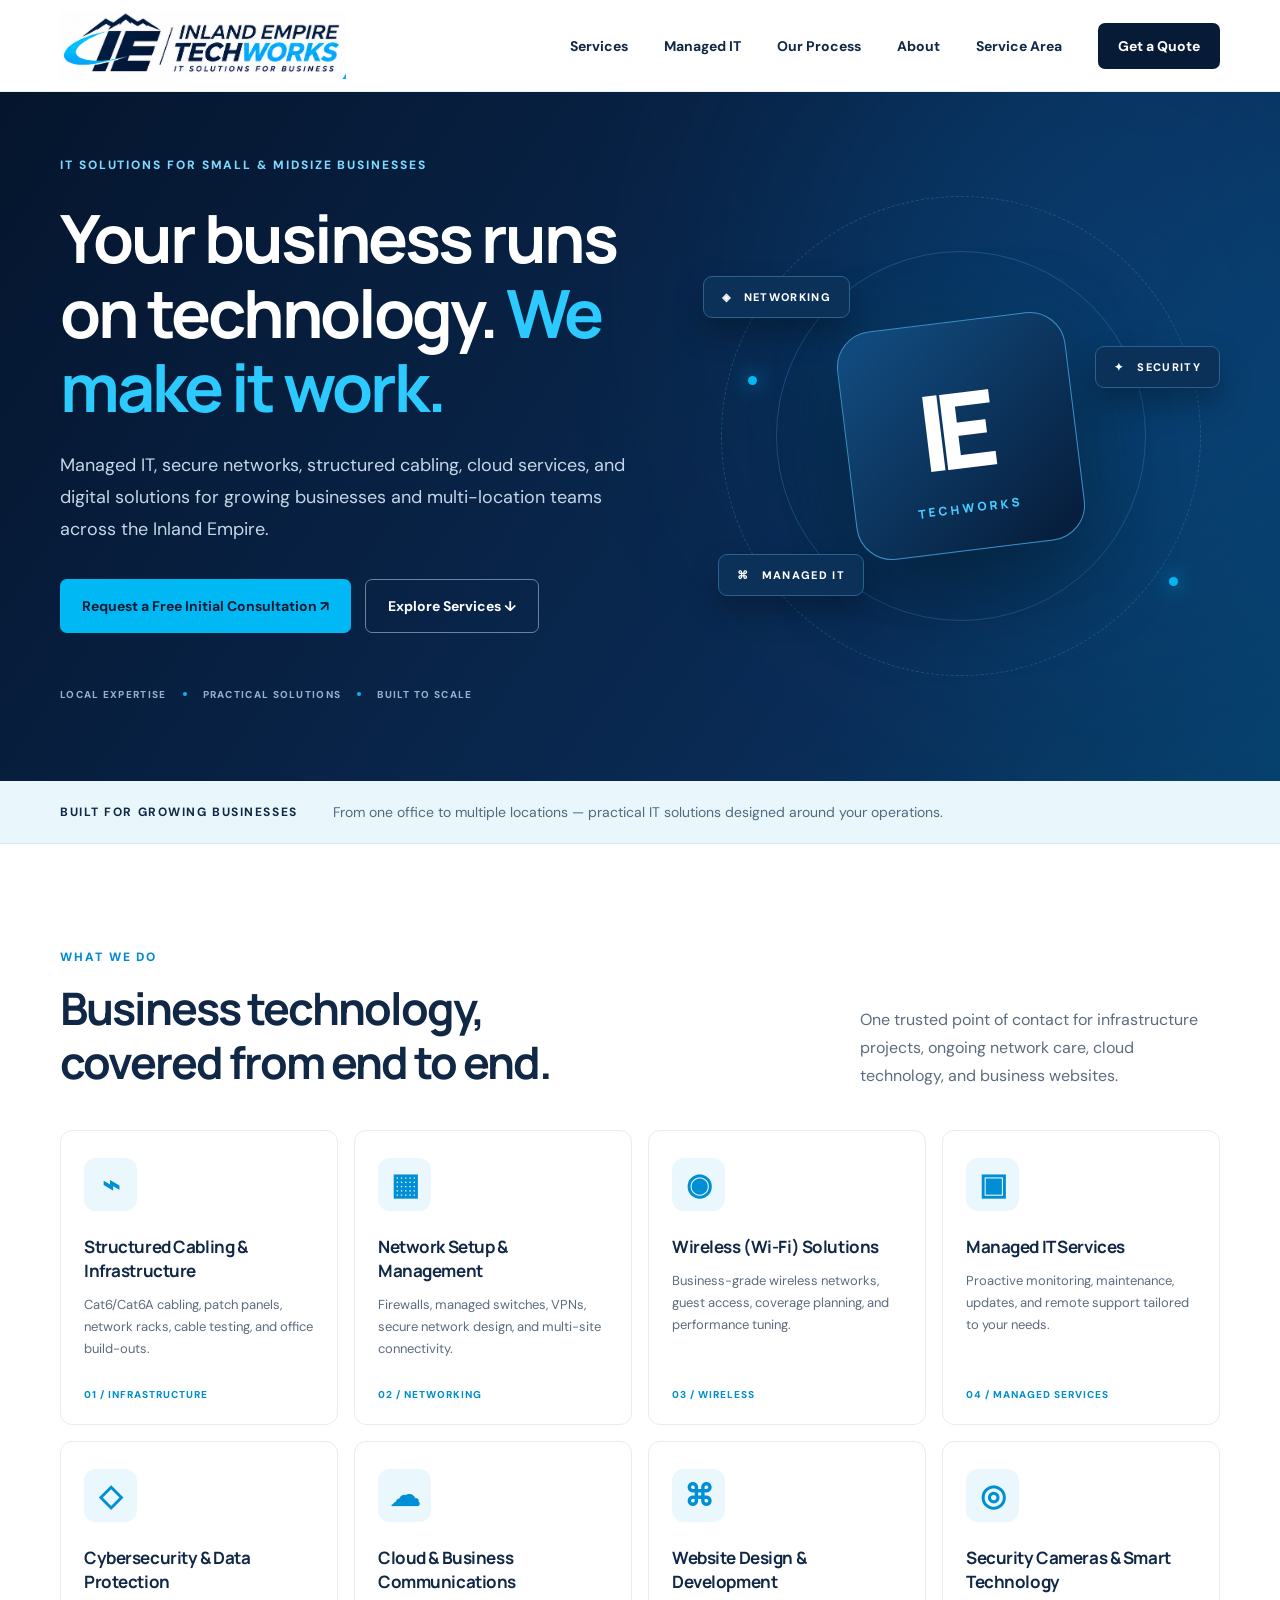
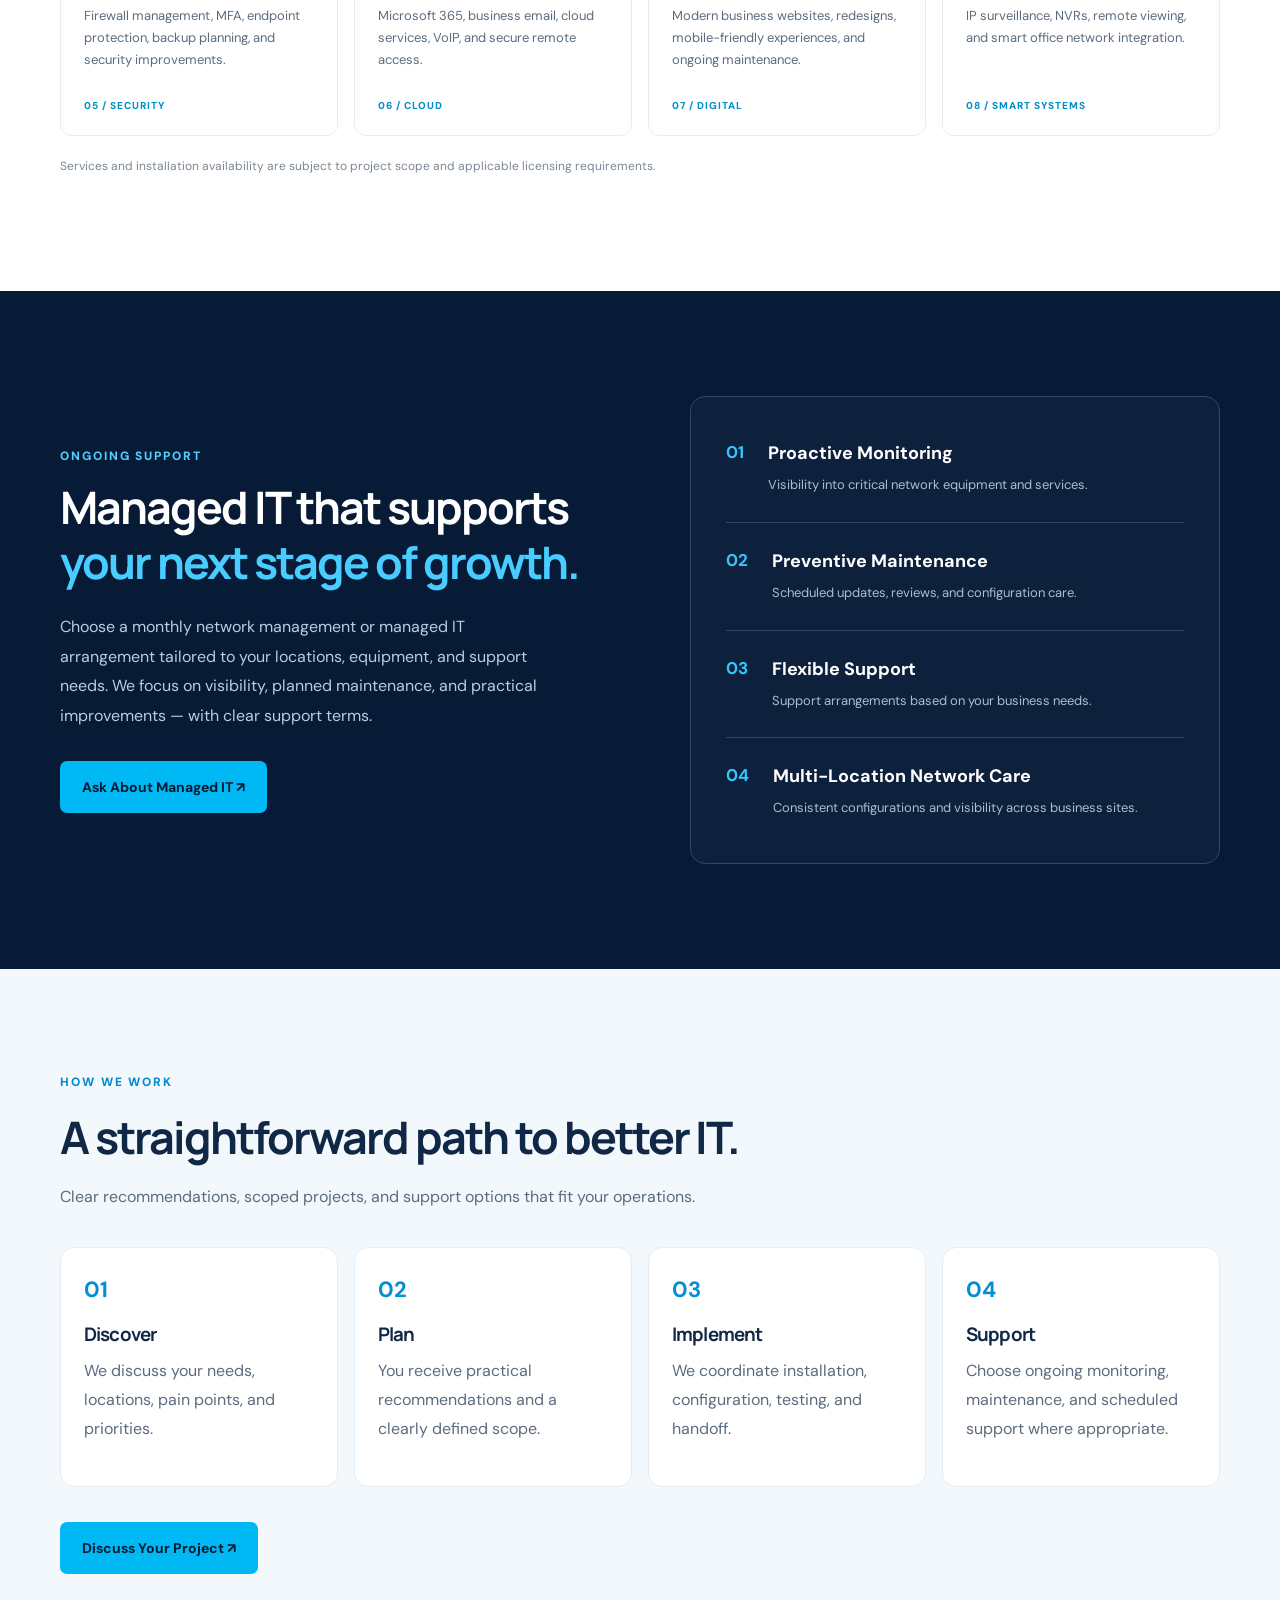
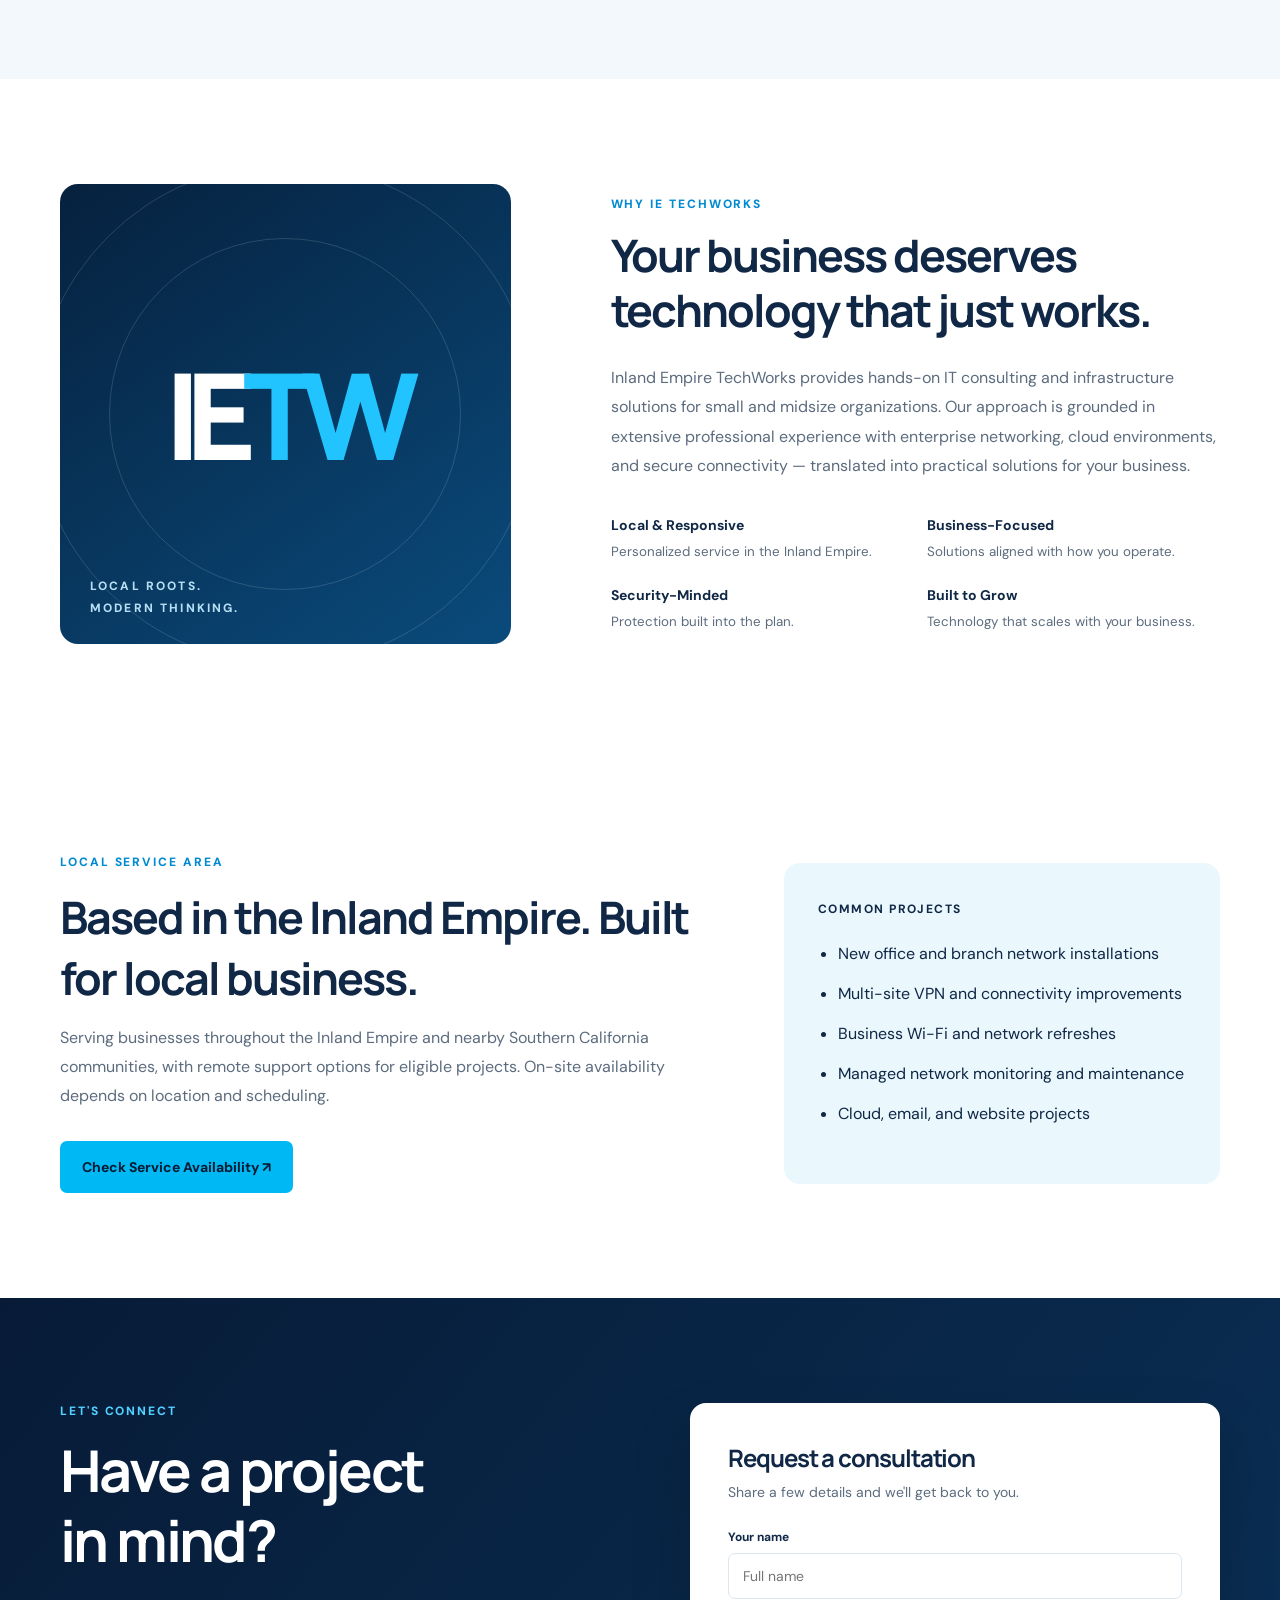
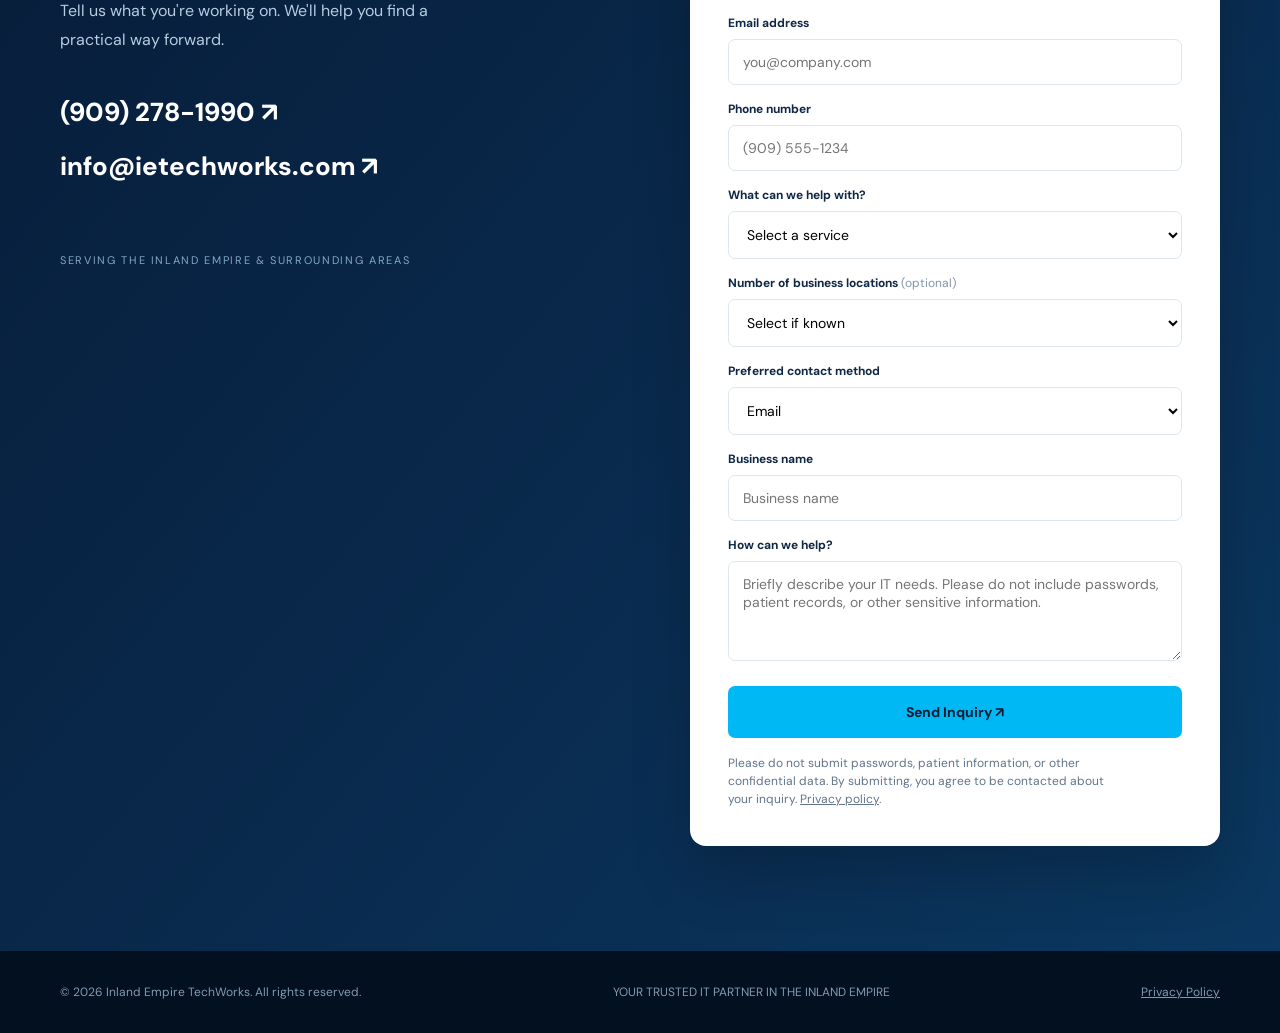
<file: index.html>
<!DOCTYPE html>

<html lang="en"><head><meta charset="utf-8"/><meta content="width=device-width, initial-scale=1" name="viewport"/><meta content="#071c3a" name="theme-color"/><meta content="Managed IT services, structured cabling, cybersecurity, business Wi-Fi and cloud solutions for small and midsize businesses in the Inland Empire. Request a consultation." name="description"/><title>Managed IT Services &amp; Business Networking | Inland Empire TechWorks</title><link href="https://fonts.googleapis.com" rel="preconnect"/><link crossorigin="" href="https://fonts.gstatic.com" rel="preconnect"/><link href="https://fonts.googleapis.com/css2?family=DM+Sans:wght@400;500;600;700&amp;family=Manrope:wght@400;500;600;700;800&amp;display=swap" rel="stylesheet"/><link href="style.css" rel="stylesheet"/><meta content="Inland Empire TechWorks | Business IT Solutions" property="og:title"/><meta content="Managed IT, networking, structured cabling and digital solutions for growing businesses in the Inland Empire." property="og:description"/><meta content="website" property="og:type"/><meta content="https://ietechworks.com/" property="og:url"/><link href="https://ietechworks.com/" rel="canonical"/><link href="favicon.svg" rel="icon" type="image/svg+xml"/></head>
<body><header class="site-header"><div class="container nav"><a aria-label="Inland Empire TechWorks home" class="brand" href="#home"><img alt="Inland Empire TechWorks" src="logo.png"/></a><button aria-expanded="false" aria-label="Toggle navigation" class="menu-toggle">☰</button><nav aria-label="Main navigation" id="main-nav"><a href="#services">Services</a><a href="#managed">Managed IT</a><a href="#process">Our Process</a><a href="#about">About</a><a href="#service-area">Service Area</a><a class="nav-cta" href="#contact">Get a Quote</a></nav></div></header>
<main id="home"><section class="hero"><div class="hero-glow"></div><div class="container hero-layout"><div class="hero-copy"><div class="eyebrow">IT SOLUTIONS FOR SMALL &amp; MIDSIZE BUSINESSES</div><h1>Your business runs on technology. <em>We make it work.</em></h1><p>Managed IT, secure networks, structured cabling, cloud services, and digital solutions for growing businesses and multi-location teams across the Inland Empire.</p><div class="hero-actions"><a class="btn btn-primary" href="#contact">Request a Free Initial Consultation ↗</a><a class="btn btn-outline" href="#services">Explore Services ↓</a></div><div class="hero-proof"><span>LOCAL EXPERTISE</span><i></i><span>PRACTICAL SOLUTIONS</span><i></i><span>BUILT TO SCALE</span></div></div><div aria-hidden="true" class="hero-art"><div class="orbit orbit-one"></div><div class="orbit orbit-two"></div><div class="central-node">IE<span>TECHWORKS</span></div><div class="floating-pill pill-one">◈   NETWORKING</div><div class="floating-pill pill-two">✦   SECURITY</div><div class="floating-pill pill-three">⌘   MANAGED IT</div><div class="dot dot-a"></div><div class="dot dot-b"></div></div></div></section>
<section class="intro-strip"><div class="container strip-inner"><strong>BUILT FOR GROWING BUSINESSES</strong><p>From one office to multiple locations — practical IT solutions designed around your operations.</p></div></section>
<section class="section services" id="services"><div class="container"><div class="section-heading"><div><div class="section-kicker">WHAT WE DO</div><h2>Business technology,<br/>covered from end to end.</h2></div><p>One trusted point of contact for infrastructure projects, ongoing network care, cloud technology, and business websites.</p></div><div class="service-grid">
<article class="service-card"><div class="service-icon">⌁</div><h3>Structured Cabling &amp; Infrastructure</h3><p>Cat6/Cat6A cabling, patch panels, network racks, cable testing, and office build-outs.</p><span>01 / INFRASTRUCTURE</span></article>
<article class="service-card"><div class="service-icon">▦</div><h3>Network Setup &amp; Management</h3><p>Firewalls, managed switches, VPNs, secure network design, and multi-site connectivity.</p><span>02 / NETWORKING</span></article>
<article class="service-card"><div class="service-icon">◉</div><h3>Wireless (Wi-Fi) Solutions</h3><p>Business-grade wireless networks, guest access, coverage planning, and performance tuning.</p><span>03 / WIRELESS</span></article>
<article class="service-card"><div class="service-icon">▣</div><h3>Managed IT Services</h3><p>Proactive monitoring, maintenance, updates, and remote support tailored to your needs.</p><span>04 / MANAGED SERVICES</span></article>
<article class="service-card"><div class="service-icon">◇</div><h3>Cybersecurity &amp; Data Protection</h3><p>Firewall management, MFA, endpoint protection, backup planning, and security improvements.</p><span>05 / SECURITY</span></article>
<article class="service-card"><div class="service-icon">☁</div><h3>Cloud &amp; Business Communications</h3><p>Microsoft 365, business email, cloud services, VoIP, and secure remote access.</p><span>06 / CLOUD</span></article>
<article class="service-card"><div class="service-icon">⌘</div><h3>Website Design &amp; Development</h3><p>Modern business websites, redesigns, mobile-friendly experiences, and ongoing maintenance.</p><span>07 / DIGITAL</span></article>
<article class="service-card"><div class="service-icon">◎</div><h3>Security Cameras &amp; Smart Technology</h3><p>IP surveillance, NVRs, remote viewing, and smart office network integration.</p><span>08 / SMART SYSTEMS</span></article>
</div><p class="service-note">Services and installation availability are subject to project scope and applicable licensing requirements.</p></div></section>
<section class="managed section" id="managed"><div class="container managed-layout"><div><div class="section-kicker light">ONGOING SUPPORT</div><h2>Managed IT that supports<br/><span>your next stage of growth.</span></h2><p>Choose a monthly network management or managed IT arrangement tailored to your locations, equipment, and support needs. We focus on visibility, planned maintenance, and practical improvements — with clear support terms.</p><a class="btn btn-primary" href="#contact">Ask About Managed IT ↗</a></div><div class="managed-points"><div><b>01</b><span><strong>Proactive Monitoring</strong><small>Visibility into critical network equipment and services.</small></span></div><div><b>02</b><span><strong>Preventive Maintenance</strong><small>Scheduled updates, reviews, and configuration care.</small></span></div><div><b>03</b><span><strong>Flexible Support</strong><small>Support arrangements based on your business needs.</small></span></div><div><b>04</b><span><strong>Multi-Location Network Care</strong><small>Consistent configurations and visibility across business sites.</small></span></div></div></div></section><section class="section process-section" id="process"><div class="container"><div class="section-kicker">HOW WE WORK</div><h2>A straightforward path to better IT.</h2><p class="section-lead">Clear recommendations, scoped projects, and support options that fit your operations.</p><div class="process-grid"><article><b>01</b><h3>Discover</h3><p>We discuss your needs, locations, pain points, and priorities.</p></article><article><b>02</b><h3>Plan</h3><p>You receive practical recommendations and a clearly defined scope.</p></article><article><b>03</b><h3>Implement</h3><p>We coordinate installation, configuration, testing, and handoff.</p></article><article><b>04</b><h3>Support</h3><p>Choose ongoing monitoring, maintenance, and scheduled support where appropriate.</p></article></div><a class="btn btn-primary" href="#contact">Discuss Your Project ↗</a></div></section>
<section class="section about" id="about"><div class="container about-layout"><div class="about-visual"><div class="big-ie">IE<span>TW</span></div><div class="about-tag">LOCAL ROOTS.<br/>MODERN THINKING.</div></div><div><div class="section-kicker">WHY IE TECHWORKS</div><h2>Your business deserves technology that just works.</h2><p>Inland Empire TechWorks provides hands-on IT consulting and infrastructure solutions for small and midsize organizations. Our approach is grounded in extensive professional experience with enterprise networking, cloud environments, and secure connectivity — translated into practical solutions for your business.</p><div class="value-grid"><div><strong>Local &amp; Responsive</strong><small>Personalized service in the Inland Empire.</small></div><div><strong>Business-Focused</strong><small>Solutions aligned with how you operate.</small></div><div><strong>Security-Minded</strong><small>Protection built into the plan.</small></div><div><strong>Built to Grow</strong><small>Technology that scales with your business.</small></div></div></div></div></section><section class="section area-section" id="service-area"><div class="container area-layout"><div><div class="section-kicker">LOCAL SERVICE AREA</div><h2>Based in the Inland Empire. Built for local business.</h2><p>Serving businesses throughout the Inland Empire and nearby Southern California communities, with remote support options for eligible projects. On-site availability depends on location and scheduling.</p><a class="btn btn-primary" href="#contact">Check Service Availability ↗</a></div><div class="area-panel"><strong>COMMON PROJECTS</strong><ul><li>New office and branch network installations</li><li>Multi-site VPN and connectivity improvements</li><li>Business Wi-Fi and network refreshes</li><li>Managed network monitoring and maintenance</li><li>Cloud, email, and website projects</li></ul></div></div></section>
<section class="contact section" id="contact"><div class="container contact-layout"><div><div class="section-kicker light">LET'S CONNECT</div><h2>Have a project<br/>in mind?</h2><p>Tell us what you're working on. We'll help you find a practical way forward.</p><a class="contact-link" href="tel:+19092781990">(909) 278-1990 ↗</a><a class="contact-link" href="mailto:info@ietechworks.com">info@ietechworks.com ↗</a><div class="contact-location">SERVING THE INLAND EMPIRE &amp; SURROUNDING AREAS</div></div><div class="form-card"><h3>Request a consultation</h3><p>Share a few details and we'll get back to you.</p><form id="contactForm"><label for="name">Your name</label><input autocomplete="name" id="name" name="name" placeholder="Full name" required=""/><label for="email">Email address</label><input autocomplete="email" id="email" name="email" placeholder="you@company.com" required="" type="email"/><label for="phone">Phone number</label><input autocomplete="tel" id="phone" name="phone" placeholder="(909) 555-0123" required="" type="tel"/><label for="service">What can we help with?</label><select id="service" name="service" required=""><option disabled="" selected="" value="">Select a service</option><option>Managed IT &amp; Network Monitoring</option><option>Structured Cabling &amp; Infrastructure</option><option>Networking, Firewalls &amp; Wi-Fi</option><option>Cybersecurity &amp; Backup</option><option>Microsoft 365, Cloud &amp; VoIP</option><option>Website Design &amp; Development</option><option>Security Cameras &amp; Smart Technology</option><option>IT Consulting / Other</option></select><label for="locations">Number of business locations <span>(optional)</span></label><select id="locations" name="locations"><option value="">Select if known</option><option>1</option><option>2–5</option><option>6–10</option><option>11+</option></select><label for="contact-method">Preferred contact method</label><select id="contact-method" name="preferred_contact"><option>Email</option><option>Phone</option></select><label for="company">Business name</label><input id="company" name="company" placeholder="Business name" required=""/><label for="message">How can we help?</label><textarea id="message" name="message" placeholder="Briefly describe your IT needs. Please do not include passwords, patient records, or other sensitive information." required="" rows="4"></textarea><button class="btn btn-primary form-submit" type="submit">Send Inquiry ↗</button><div aria-live="polite" class="form-status" id="formStatus" role="status"></div><p class="form-disclaimer">Please do not submit passwords, patient information, or other confidential data. By submitting, you agree to be contacted about your inquiry. <a href="privacy.html">Privacy policy</a>.</p></form></div></div></section></main>
<footer><div class="container footer-inner"><span>© <span id="year"></span> Inland Empire TechWorks. All rights reserved.</span><span>YOUR TRUSTED IT PARTNER IN THE INLAND EMPIRE</span><a href="privacy.html">Privacy Policy</a></div></footer>
<script defer="" src="script.js"></script></body></html>
</file>
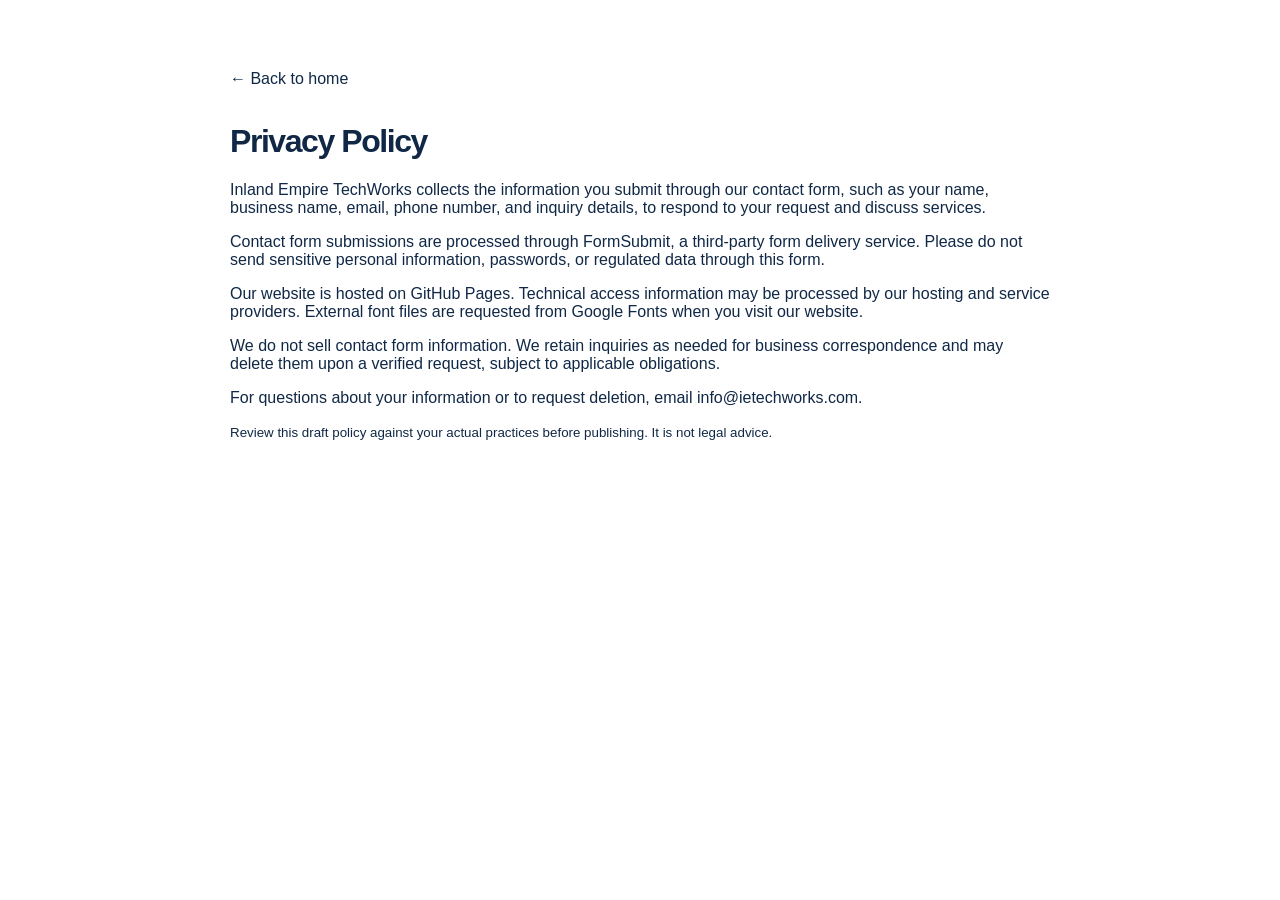
<file: privacy.html>
<!doctype html><html lang="en"><head><meta charset="utf-8"><meta name="viewport" content="width=device-width, initial-scale=1"><title>Privacy Policy | Inland Empire TechWorks</title><link rel="stylesheet" href="style.css"></head><body><main class="container" style="max-width:820px;padding:70px 0"><a href="index.html">← Back to home</a><h1 style="margin-top:35px">Privacy Policy</h1><p>Inland Empire TechWorks collects the information you submit through our contact form, such as your name, business name, email, phone number, and inquiry details, to respond to your request and discuss services.</p><p>Contact form submissions are processed through FormSubmit, a third-party form delivery service. Please do not send sensitive personal information, passwords, or regulated data through this form.</p><p>Our website is hosted on GitHub Pages. Technical access information may be processed by our hosting and service providers. External font files are requested from Google Fonts when you visit our website.</p><p>We do not sell contact form information. We retain inquiries as needed for business correspondence and may delete them upon a verified request, subject to applicable obligations.</p><p>For questions about your information or to request deletion, email <a href="mailto:info@ietechworks.com">info@ietechworks.com</a>.</p><p><small>Review this draft policy against your actual practices before publishing. It is not legal advice.</small></p></main></body></html>
</file>
<file: style.css>
:root{--navy:#071b37;--deep:#041124;--blue:#00b6f4;--blue2:#0077d9;--ink:#102846;--muted:#5c6c7e;--line:#e4edf5;--white:#fff}*{box-sizing:border-box}html{scroll-behavior:smooth}body{margin:0;font-family:'DM Sans',sans-serif;color:var(--ink);background:#fff}h1,h2,h3,p{margin-top:0}h1,h2,h3{font-family:Manrope,sans-serif;letter-spacing:-.045em}a{text-decoration:none;color:inherit}.container{width:min(1160px,calc(100% - 48px));margin:auto}.site-header{position:sticky;top:0;background:rgba(255,255,255,.97);backdrop-filter:blur(15px);z-index:20;border-bottom:1px solid #e8eff5}.nav{height:91px;display:flex;justify-content:space-between;align-items:center;gap:25px}.brand img{display:block;width:286px;max-width:100%;height:auto}.nav nav{display:flex;align-items:center;gap:36px;font-size:14px;font-weight:700}.nav nav>a:not(.nav-cta):hover{color:var(--blue2)}.nav-cta{background:var(--navy);color:#fff;padding:14px 20px;border-radius:7px}.nav-cta span{color:var(--blue)}.menu-toggle{display:none}.hero{position:relative;background:linear-gradient(125deg,#05152d 0%,#0a2b55 70%,#06416d 100%);color:#fff;overflow:hidden}.hero-glow{position:absolute;width:660px;height:660px;border-radius:50%;background:#0878c7;filter:blur(130px);opacity:.19;right:-170px;top:-130px}.hero-layout{min-height:620px;display:grid;grid-template-columns:1.08fr .92fr;align-items:center;gap:35px;position:relative}.hero-copy{padding:65px 0 80px}.eyebrow,.section-kicker{font-size:12px;font-weight:800;letter-spacing:.16em;color:#008ad2}.eyebrow{color:#7ed9ff;display:flex;align-items:center;gap:11px}.pulse{width:8px;height:8px;border-radius:50%;background:#00c8ff;box-shadow:0 0 0 5px #00b6f421}.hero h1{font-size:clamp(44px,5.2vw,70px);line-height:1.12;margin:28px 0 24px;max-width:720px}.hero h1 em{font-style:normal;color:#2ccaff}.hero-copy>p{font-size:18px;line-height:1.8;color:#c4d6e8;max-width:570px}.hero-actions{display:flex;gap:14px;flex-wrap:wrap;margin:33px 0 55px}.btn{display:inline-flex;align-items:center;justify-content:center;gap:20px;border:0;border-radius:7px;font:700 14px 'DM Sans',sans-serif;padding:17px 22px;cursor:pointer;transition:transform .2s,background .2s}.btn:hover{transform:translateY(-2px)}.btn-primary{background:#00b8f4;color:#041b34}.btn-primary:hover{background:#65d8ff}.btn-outline{border:1px solid #6683a0;color:#fff}.hero-proof{display:flex;gap:16px;align-items:center;color:#94b1cd;font-size:10px;letter-spacing:.13em;font-weight:800}.hero-proof i{width:4px;height:4px;background:#00b8f4;border-radius:50%}.hero-art{position:relative;min-height:460px;display:grid;place-items:center}.orbit{position:absolute;border:1px solid #4d9aca50;border-radius:50%;aspect-ratio:1}.orbit-one{width:370px}.orbit-two{width:480px;border-style:dashed}.central-node{width:230px;height:230px;border-radius:36px;display:flex;flex-direction:column;justify-content:center;align-items:center;font-family:Manrope;font-size:105px;font-weight:800;letter-spacing:-.13em;padding-right:18px;background:linear-gradient(140deg,#124e83,#061b38);border:1px solid #3b8fc4;box-shadow:0 30px 90px #0007,0 0 80px #00b6f420;color:#fff;transform:rotate(-7deg)}.central-node span{font-size:12px;letter-spacing:.26em;padding-left:20px;color:#4acbff}.floating-pill{position:absolute;background:#0b3159;border:1px solid #27638d;border-radius:9px;padding:13px 18px;font-size:11px;letter-spacing:.12em;font-weight:800;box-shadow:0 15px 30px #0004}.pill-one{top:70px;left:0}.pill-two{right:0;top:140px}.pill-three{bottom:70px;left:15px}.dot{position:absolute;width:9px;height:9px;background:#00b8f4;border-radius:50%;box-shadow:0 0 20px #00b8f4}.dot-a{right:42px;bottom:80px}.dot-b{left:45px;top:170px}.intro-strip{background:#e9f7fd;border-bottom:1px solid #d5e9f2}.strip-inner{display:flex;gap:35px;align-items:center;padding:22px 0}.strip-inner strong{font-size:12px;letter-spacing:.13em;white-space:nowrap}.strip-inner p{margin:0;color:#526a80;font-size:14px}.section{padding:105px 0}.section-heading{display:flex;justify-content:space-between;align-items:end;gap:50px;margin-bottom:40px}.section-heading h2,.about h2,.managed h2,.contact h2{font-size:clamp(32px,3.5vw,48px);line-height:1.22;margin:16px 0 0}.section-heading>p{max-width:360px;color:var(--muted);line-height:1.75;margin:0}.service-grid{display:grid;grid-template-columns:repeat(4,1fr);gap:16px}.service-card{padding:27px 23px 23px;border:1px solid var(--line);border-radius:12px;background:#fff;min-height:295px;display:flex;flex-direction:column;transition:transform .2s,box-shadow .2s,border-color .2s}.service-card:hover{transform:translateY(-5px);box-shadow:0 15px 40px #0b345012;border-color:#9ed9f3}.service-icon{width:53px;height:53px;border-radius:12px;background:#eaf7fd;color:#008ed4;display:grid;place-items:center;font-size:30px;margin-bottom:24px;font-weight:700}.service-card h3{font-size:17px;line-height:1.4;letter-spacing:-.025em;margin:0 0 11px}.service-card p{color:var(--muted);font-size:13px;line-height:1.7;margin-bottom:20px}.service-card>span{font-size:10px;letter-spacing:.1em;color:#008fca;font-weight:800;margin-top:auto}.service-note{font-size:12px;color:#7a8794;margin-top:22px}.managed{background:var(--navy);color:#fff}.managed-layout{display:grid;grid-template-columns:1fr 1fr;gap:100px;align-items:center}.section-kicker.light{color:#52d0ff}.managed h2 span{color:#49ccff}.managed p{color:#b8cde2;line-height:1.85;max-width:490px;margin:23px 0 30px}.managed-points{border:1px solid #2c4a69;border-radius:15px;padding:18px 35px;background:#ffffff06}.managed-points>div{display:flex;gap:24px;padding:26px 0;border-bottom:1px solid #2b4765}.managed-points>div:last-child{border:0}.managed-points b{color:#36c6ff;font-size:17px}.managed-points strong{display:block;font-size:18px;margin-bottom:8px}.managed-points small{color:#aabed2;line-height:1.6;font-size:13px}.about-layout{display:grid;grid-template-columns:.85fr 1.15fr;gap:100px;align-items:center}.about-visual{height:460px;border-radius:18px;background:linear-gradient(145deg,#06213e,#0a4b7c);position:relative;overflow:hidden;display:grid;place-items:center}.about-visual:before,.about-visual:after{content:"";position:absolute;border:1px solid #ffffff24;border-radius:50%;width:500px;height:500px}.about-visual:after{width:350px;height:350px}.big-ie{font:800 120px Manrope;letter-spacing:-.12em;color:white;z-index:1}.big-ie span{color:#22c4ff}.about-tag{position:absolute;bottom:25px;left:30px;color:#b6dff3;font-size:12px;letter-spacing:.18em;font-weight:800;line-height:1.8}.about p{color:var(--muted);line-height:1.85;margin:25px 0 35px}.value-grid{display:grid;grid-template-columns:1fr 1fr;gap:24px}.value-grid strong{display:block;font-size:14px;margin-bottom:6px}.value-grid small{color:var(--muted);line-height:1.6}.contact{background:linear-gradient(130deg,#071b37,#0b3760);color:white}.contact-layout{display:grid;grid-template-columns:1fr 1fr;gap:100px}.contact h2{font-size:clamp(42px,4.5vw,62px)}.contact p{color:#b7cce0;line-height:1.8;margin:22px 0 40px;max-width:400px}.contact-link{display:block;font-size:clamp(19px,2.2vw,26px);font-weight:800;margin:20px 0}.contact-link:hover{color:#4bd0ff}.contact-location{font-size:11px;letter-spacing:.15em;color:#83a8c8;margin-top:70px}.form-card{background:white;color:var(--ink);border-radius:16px;padding:38px;box-shadow:0 30px 60px #0003}.form-card h3{font-size:24px;margin-bottom:6px}.form-card>p{color:var(--muted);font-size:14px;margin:0 0 24px}.form-card label{display:block;font-weight:700;font-size:12px;margin:16px 0 8px}.form-card label span{color:#8494a5;font-weight:400}.form-card input,.form-card textarea{width:100%;border:1px solid #dce6ef;border-radius:7px;padding:13px 14px;font:14px 'DM Sans',sans-serif;outline:none;resize:vertical}.form-card input:focus,.form-card textarea:focus{border-color:#00a7e7;box-shadow:0 0 0 3px #00b6f419}.form-submit{width:100%;margin-top:20px}.form-status{font-size:13px;margin-top:12px;line-height:1.5}.form-status.error{color:#a92e2e}.form-status.success{color:#126b3e}footer{background:#031020;color:#829ab0}.footer-inner{min-height:82px;display:flex;justify-content:space-between;align-items:center;gap:20px;font-size:12px}.footer-inner>span:last-child{font-size:10px;letter-spacing:.12em}@media(max-width:1000px){.service-grid{grid-template-columns:repeat(2,1fr)}.hero-layout{grid-template-columns:1fr}.hero-copy{padding-bottom:20px}.hero-art{min-height:380px}.managed-layout,.about-layout,.contact-layout{gap:45px}.hero h1{max-width:760px}}@media(max-width:700px){.container{width:min(100% - 32px,1160px)}.nav{height:75px}.brand img{width:215px}.menu-toggle{display:block;background:transparent;border:0;font-size:25px;cursor:pointer}.nav nav{display:none;position:absolute;top:75px;left:0;right:0;background:white;padding:20px 24px;box-shadow:0 15px 25px #0002;flex-direction:column;align-items:stretch;gap:20px}.nav nav.open{display:flex}.hero-layout{min-height:0}.hero-copy{padding:70px 0 10px}.hero h1{font-size:46px}.hero-copy>p{font-size:16px}.hero-art{min-height:320px;transform:scale(.75);margin:-40px 0}.hero-proof{flex-wrap:wrap;font-size:9px}.strip-inner{display:block}.strip-inner p{margin-top:8px}.section{padding:72px 0}.section-heading{display:block}.section-heading>p{margin-top:20px}.service-grid{grid-template-columns:1fr}.service-card{min-height:0}.managed-layout,.about-layout,.contact-layout{grid-template-columns:1fr}.about-visual{height:310px}.big-ie{font-size:90px}.contact-location{margin-top:35px}.form-card{padding:25px}.footer-inner{flex-direction:column;justify-content:center;text-align:center;padding:22px 0}.value-grid{gap:18px}}@media(prefers-reduced-motion:reduce){html{scroll-behavior:auto}*{transition:none!important}}

/* SMB launch additions */
.process-section{background:#f2f8fc}.process-section h2,.area-section h2{font-size:clamp(32px,3.5vw,48px);margin:16px 0}.section-lead{color:var(--muted);line-height:1.8;max-width:660px}.process-grid{display:grid;grid-template-columns:repeat(4,1fr);gap:16px;margin:35px 0}.process-grid article{background:white;border:1px solid var(--line);border-radius:14px;padding:27px 23px}.process-grid b{color:#008ed4;font-size:22px}.process-grid h3{margin:17px 0 10px}.process-grid p,.area-section p{color:var(--muted);line-height:1.8}.area-layout{display:grid;grid-template-columns:1.2fr .8fr;gap:70px;align-items:center}.area-panel{border-radius:16px;background:#eaf7fd;padding:34px}.area-panel strong{font-size:12px;letter-spacing:.12em}.area-panel li{padding:8px 0;line-height:1.5}.area-panel ul{padding-left:20px}.area-section .btn{margin-top:14px}.form-card select{width:100%;border:1px solid #dce6ef;border-radius:7px;padding:13px 14px;background:white;font:14px 'DM Sans',sans-serif}.form-card select:focus{outline:2px solid #00a7e7;outline-offset:2px}.form-disclaimer{font-size:12px!important;color:#60748a!important;line-height:1.5!important;margin:16px 0 0!important}.form-disclaimer a,footer a{text-decoration:underline}a:focus-visible,button:focus-visible,input:focus-visible,textarea:focus-visible{outline:3px solid #00b8f4;outline-offset:3px}@media(max-width:1000px){.process-grid{grid-template-columns:repeat(2,1fr)}.area-layout{gap:35px}}@media(max-width:700px){.process-grid,.area-layout{grid-template-columns:1fr}.nav nav{max-height:calc(100vh - 75px);overflow:auto}.hero-art{max-width:100%;overflow:hidden}.area-panel{padding:25px}}
</file>
